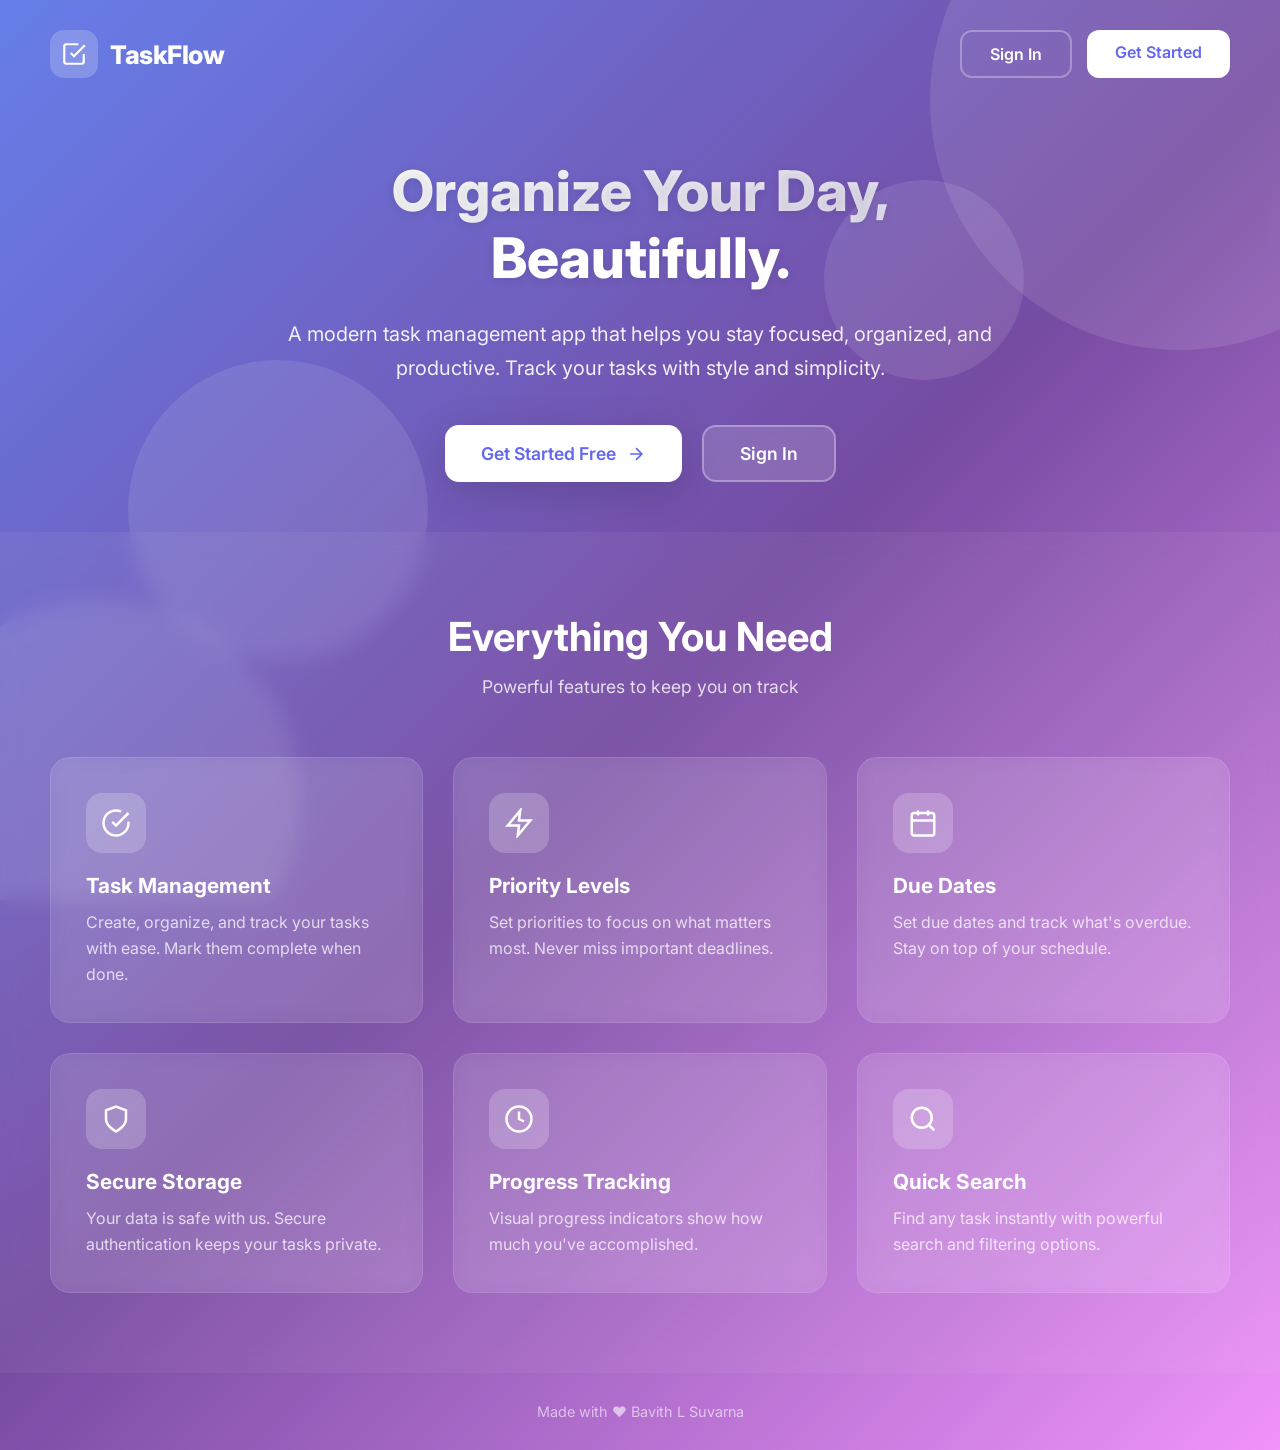
<file: templates/landing.html>
<!DOCTYPE html>
<html lang="en">
<head>
    <meta charset="UTF-8">
    <meta name="viewport" content="width=device-width, initial-scale=1.0">
    <title>TaskFlow - Organize Your Day Beautifully</title>
    <link href="https://fonts.googleapis.com/css2?family=Inter:wght@300;400;500;600;700;800&display=swap" rel="stylesheet">
    <style>
        * {
            margin: 0;
            padding: 0;
            box-sizing: border-box;
        }

        :root {
            --primary: #6366f1;
            --primary-dark: #4f46e5;
            --primary-light: #818cf8;
            --secondary: #ec4899;
            --success: #10b981;
            --gray-50: #f8fafc;
            --gray-100: #f1f5f9;
            --gray-200: #e2e8f0;
            --gray-300: #cbd5e1;
            --gray-400: #94a3b8;
            --gray-500: #64748b;
            --gray-600: #475569;
            --gray-700: #334155;
            --gray-800: #1e293b;
        }

        body {
            font-family: 'Inter', -apple-system, BlinkMacSystemFont, 'Segoe UI', Roboto, sans-serif;
            min-height: 100vh;
            background: linear-gradient(135deg, #667eea 0%, #764ba2 50%, #f093fb 100%);
            position: relative;
            overflow-x: hidden;
        }

        /* Animated Background */
        .bg-shapes {
            position: fixed;
            top: 0;
            left: 0;
            width: 100%;
            height: 100%;
            pointer-events: none;
            overflow: hidden;
            z-index: 0;
        }

        .shape {
            position: absolute;
            border-radius: 50%;
            background: rgba(255, 255, 255, 0.1);
            animation: float 20s infinite ease-in-out;
        }

        .shape-1 { width: 500px; height: 500px; top: -150px; right: -150px; }
        .shape-2 { width: 400px; height: 400px; bottom: -100px; left: -100px; animation-delay: -5s; }
        .shape-3 { width: 300px; height: 300px; top: 40%; left: 10%; animation-delay: -10s; }
        .shape-4 { width: 200px; height: 200px; top: 20%; right: 20%; animation-delay: -15s; }

        @keyframes float {
            0%, 100% { transform: translate(0, 0) rotate(0deg); }
            25% { transform: translate(50px, -50px) rotate(90deg); }
            50% { transform: translate(-30px, 30px) rotate(180deg); }
            75% { transform: translate(30px, 60px) rotate(270deg); }
        }

        .container {
            position: relative;
            z-index: 1;
            min-height: 100vh;
            display: flex;
            flex-direction: column;
        }

        /* Header */
        header {
            padding: 30px 50px;
            display: flex;
            justify-content: space-between;
            align-items: center;
        }

        .logo {
            display: flex;
            align-items: center;
            gap: 12px;
            color: white;
            text-decoration: none;
        }

        .logo-icon {
            width: 48px;
            height: 48px;
            background: rgba(255, 255, 255, 0.2);
            backdrop-filter: blur(10px);
            border-radius: 14px;
            display: flex;
            align-items: center;
            justify-content: center;
        }

        .logo-icon svg {
            width: 26px;
            height: 26px;
            color: white;
        }

        .logo-text {
            font-size: 1.6rem;
            font-weight: 800;
            letter-spacing: -0.5px;
        }

        .nav-links {
            display: flex;
            gap: 15px;
        }

        .btn-nav {
            padding: 12px 28px;
            border-radius: 12px;
            font-size: 1rem;
            font-weight: 600;
            cursor: pointer;
            transition: all 0.3s ease;
            text-decoration: none;
            font-family: inherit;
        }

        .btn-nav.secondary {
            background: transparent;
            border: 2px solid rgba(255, 255, 255, 0.3);
            color: white;
        }

        .btn-nav.secondary:hover {
            background: rgba(255, 255, 255, 0.1);
            border-color: rgba(255, 255, 255, 0.5);
        }

        .btn-nav.primary {
            background: white;
            border: none;
            color: var(--primary);
        }

        .btn-nav.primary:hover {
            transform: translateY(-2px);
            box-shadow: 0 10px 30px rgba(0, 0, 0, 0.2);
        }

        /* Hero Section */
        .hero {
            flex: 1;
            display: flex;
            align-items: center;
            justify-content: center;
            padding: 50px;
            text-align: center;
        }

        .hero-content {
            max-width: 800px;
        }

        .hero h1 {
            font-size: 3.5rem;
            font-weight: 800;
            color: white;
            line-height: 1.2;
            margin-bottom: 25px;
            text-shadow: 0 2px 10px rgba(0, 0, 0, 0.1);
        }

        .hero h1 span {
            background: linear-gradient(135deg, #fff 0%, rgba(255, 255, 255, 0.8) 100%);
            -webkit-background-clip: text;
            -webkit-text-fill-color: transparent;
            background-clip: text;
        }

        .hero p {
            font-size: 1.25rem;
            color: rgba(255, 255, 255, 0.9);
            margin-bottom: 40px;
            line-height: 1.7;
        }

        .hero-buttons {
            display: flex;
            gap: 20px;
            justify-content: center;
            flex-wrap: wrap;
        }

        .btn-hero {
            padding: 16px 36px;
            border-radius: 14px;
            font-size: 1.1rem;
            font-weight: 600;
            cursor: pointer;
            transition: all 0.3s ease;
            text-decoration: none;
            display: inline-flex;
            align-items: center;
            gap: 10px;
            font-family: inherit;
        }

        .btn-hero.primary {
            background: white;
            color: var(--primary);
            border: none;
            box-shadow: 0 10px 40px rgba(0, 0, 0, 0.15);
        }

        .btn-hero.primary:hover {
            transform: translateY(-3px);
            box-shadow: 0 15px 50px rgba(0, 0, 0, 0.2);
        }

        .btn-hero.primary svg {
            width: 20px;
            height: 20px;
        }

        .btn-hero.secondary {
            background: rgba(255, 255, 255, 0.15);
            color: white;
            border: 2px solid rgba(255, 255, 255, 0.3);
            backdrop-filter: blur(5px);
        }

        .btn-hero.secondary:hover {
            background: rgba(255, 255, 255, 0.25);
            border-color: rgba(255, 255, 255, 0.5);
        }

        /* Features Section */
        .features-section {
            padding: 80px 50px;
            background: rgba(255, 255, 255, 0.05);
            backdrop-filter: blur(10px);
        }

        .features-header {
            text-align: center;
            margin-bottom: 60px;
        }

        .features-header h2 {
            font-size: 2.5rem;
            font-weight: 700;
            color: white;
            margin-bottom: 15px;
        }

        .features-header p {
            color: rgba(255, 255, 255, 0.8);
            font-size: 1.1rem;
        }

        .features-grid {
            display: grid;
            grid-template-columns: repeat(auto-fit, minmax(300px, 1fr));
            gap: 30px;
            max-width: 1200px;
            margin: 0 auto;
        }

        .feature-card {
            background: rgba(255, 255, 255, 0.1);
            backdrop-filter: blur(10px);
            border-radius: 20px;
            padding: 35px;
            border: 1px solid rgba(255, 255, 255, 0.1);
            transition: all 0.3s ease;
        }

        .feature-card:hover {
            transform: translateY(-5px);
            background: rgba(255, 255, 255, 0.15);
        }

        .feature-icon {
            width: 60px;
            height: 60px;
            background: rgba(255, 255, 255, 0.2);
            border-radius: 16px;
            display: flex;
            align-items: center;
            justify-content: center;
            margin-bottom: 20px;
        }

        .feature-icon svg {
            width: 30px;
            height: 30px;
            color: white;
        }

        .feature-card h3 {
            font-size: 1.3rem;
            font-weight: 700;
            color: white;
            margin-bottom: 12px;
        }

        .feature-card p {
            color: rgba(255, 255, 255, 0.75);
            line-height: 1.6;
        }

        /* Footer */
        footer {
            padding: 30px 50px;
            text-align: center;
            color: rgba(255, 255, 255, 0.6);
            font-size: 0.9rem;
        }

        /* Responsive */
        @media (max-width: 900px) {
            header {
                padding: 20px;
            }

            .hero {
                padding: 30px 20px;
            }

            .hero h1 {
                font-size: 2.5rem;
            }

            .hero p {
                font-size: 1.1rem;
            }

            .features-section {
                padding: 50px 20px;
            }

            .features-header h2 {
                font-size: 2rem;
            }

            footer {
                padding: 20px;
            }
        }

        @media (max-width: 600px) {
            header {
                flex-direction: column;
                gap: 20px;
            }

            .hero h1 {
                font-size: 2rem;
            }

            .hero-buttons {
                flex-direction: column;
                align-items: center;
            }

            .btn-hero {
                width: 100%;
                max-width: 300px;
                justify-content: center;
            }
        }
    </style>
</head>
<body>
    <div class="bg-shapes">
        <div class="shape shape-1"></div>
        <div class="shape shape-2"></div>
        <div class="shape shape-3"></div>
        <div class="shape shape-4"></div>
    </div>

    <div class="container">
        <header>
            <a href="/" class="logo">
                <div class="logo-icon">
                    <svg viewBox="0 0 24 24" fill="none" stroke="currentColor" stroke-width="2">
                        <path d="M9 11l3 3L22 4"/>
                        <path d="M21 12v7a2 2 0 01-2 2H5a2 2 0 01-2-2V5a2 2 0 012-2h11"/>
                    </svg>
                </div>
                <span class="logo-text">TaskFlow</span>
            </a>
            <nav class="nav-links">
                <a href="/login" class="btn-nav secondary">Sign In</a>
                <a href="/register" class="btn-nav primary">Get Started</a>
            </nav>
        </header>

        <section class="hero">
            <div class="hero-content">
                <h1><span>Organize Your Day,</span><br>Beautifully.</h1>
                <p>A modern task management app that helps you stay focused, organized, and productive. Track your tasks with style and simplicity.</p>
                <div class="hero-buttons">
                    <a href="/register" class="btn-hero primary">
                        Get Started Free
                        <svg viewBox="0 0 24 24" fill="none" stroke="currentColor" stroke-width="2">
                            <path d="M5 12h14M12 5l7 7-7 7"/>
                        </svg>
                    </a>
                    <a href="/login" class="btn-hero secondary">Sign In</a>
                </div>
            </div>
        </section>

        <section class="features-section">
            <div class="features-header">
                <h2>Everything You Need</h2>
                <p>Powerful features to keep you on track</p>
            </div>
            <div class="features-grid">
                <div class="feature-card">
                    <div class="feature-icon">
                        <svg viewBox="0 0 24 24" fill="none" stroke="currentColor" stroke-width="2">
                            <path d="M22 11.08V12a10 10 0 11-5.93-9.14"/>
                            <path d="M22 4L12 14.01l-3-3"/>
                        </svg>
                    </div>
                    <h3>Task Management</h3>
                    <p>Create, organize, and track your tasks with ease. Mark them complete when done.</p>
                </div>
                <div class="feature-card">
                    <div class="feature-icon">
                        <svg viewBox="0 0 24 24" fill="none" stroke="currentColor" stroke-width="2">
                            <path d="M13 2L3 14h9l-1 8 10-12h-9l1-8z"/>
                        </svg>
                    </div>
                    <h3>Priority Levels</h3>
                    <p>Set priorities to focus on what matters most. Never miss important deadlines.</p>
                </div>
                <div class="feature-card">
                    <div class="feature-icon">
                        <svg viewBox="0 0 24 24" fill="none" stroke="currentColor" stroke-width="2">
                            <rect x="3" y="4" width="18" height="18" rx="2" ry="2"/>
                            <line x1="16" y1="2" x2="16" y2="6"/>
                            <line x1="8" y1="2" x2="8" y2="6"/>
                            <line x1="3" y1="10" x2="21" y2="10"/>
                        </svg>
                    </div>
                    <h3>Due Dates</h3>
                    <p>Set due dates and track what's overdue. Stay on top of your schedule.</p>
                </div>
                <div class="feature-card">
                    <div class="feature-icon">
                        <svg viewBox="0 0 24 24" fill="none" stroke="currentColor" stroke-width="2">
                            <path d="M12 22s8-4 8-10V5l-8-3-8 3v7c0 6 8 10 8 10z"/>
                        </svg>
                    </div>
                    <h3>Secure Storage</h3>
                    <p>Your data is safe with us. Secure authentication keeps your tasks private.</p>
                </div>
                <div class="feature-card">
                    <div class="feature-icon">
                        <svg viewBox="0 0 24 24" fill="none" stroke="currentColor" stroke-width="2">
                            <circle cx="12" cy="12" r="10"/>
                            <path d="M12 6v6l4 2"/>
                        </svg>
                    </div>
                    <h3>Progress Tracking</h3>
                    <p>Visual progress indicators show how much you've accomplished.</p>
                </div>
                <div class="feature-card">
                    <div class="feature-icon">
                        <svg viewBox="0 0 24 24" fill="none" stroke="currentColor" stroke-width="2">
                            <circle cx="11" cy="11" r="8"/>
                            <path d="M21 21l-4.35-4.35"/>
                        </svg>
                    </div>
                    <h3>Quick Search</h3>
                    <p>Find any task instantly with powerful search and filtering options.</p>
                </div>
            </div>
        </section>

        <footer>
            <p>Made with ❤️ Bavith L Suvarna</p>
        </footer>
    </div>
</body>
</html>
</file>
